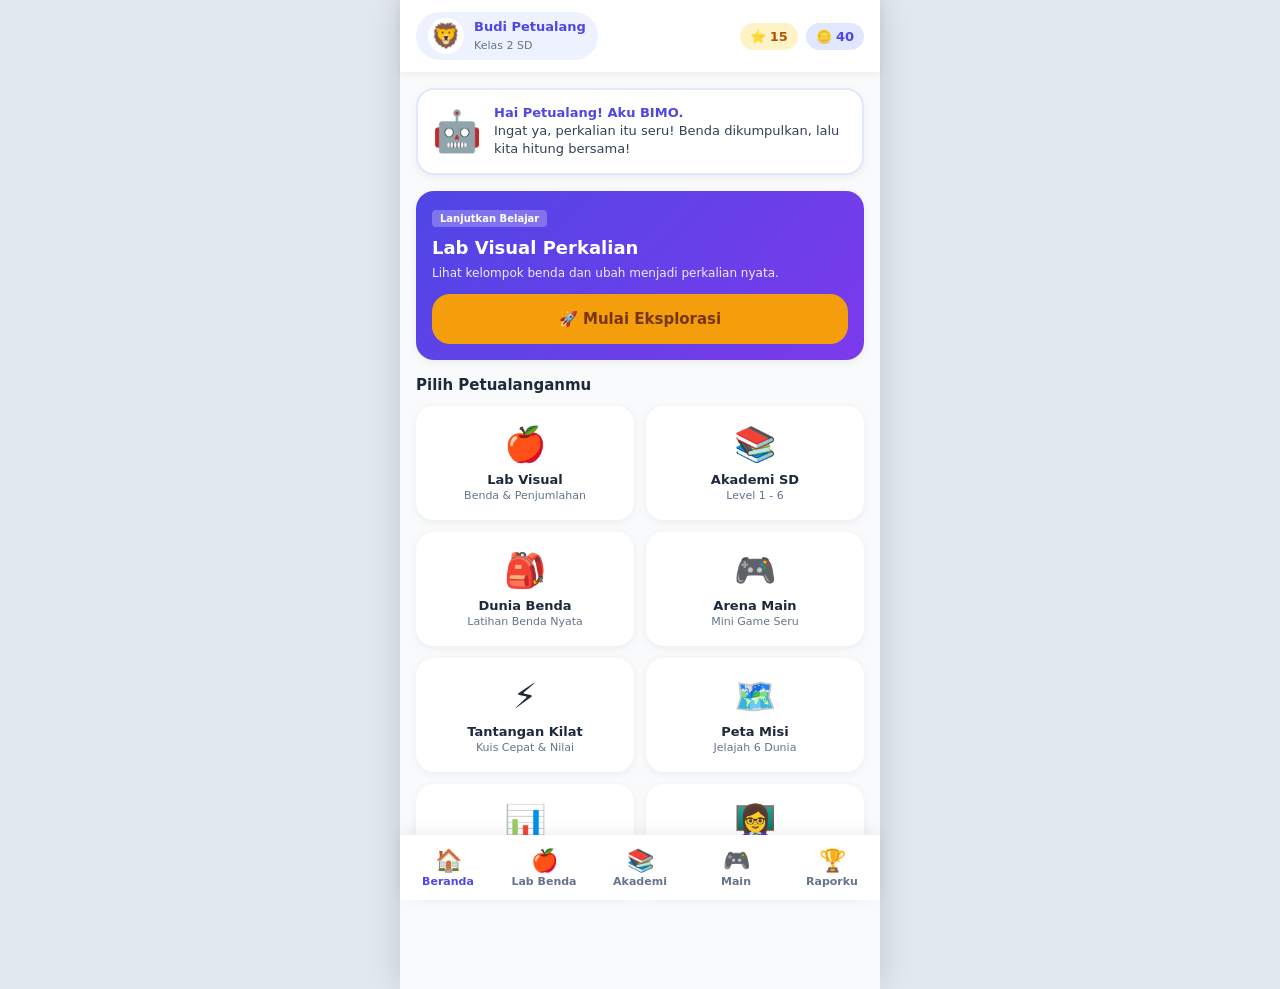
<file: html.html>
<!DOCTYPE html>
<html lang="id">
<head>
  <meta charset="UTF-8">
  <meta name="viewport" content="width=device-width, initial-scale=1.0, maximum-scale=1.0, user-scalable=no, viewport-fit=cover">
  <title>Perkalian Ceria - Belajar Matematika SD</title>
  <meta name="theme-color" content="#4F46E5">
  <style>
    :root {
      --primary: #4F46E5;
      --primary-light: #EEF2FF;
      --accent-yellow: #F59E0B;
      --accent-green: #10B981;
      --accent-orange: #F97316;
      --accent-red: #EF4444;
      --bg: #F8FAFC;
      --card-bg: #FFFFFF;
      --text-main: #1E293B;
      --text-muted: #64748B;
      --radius-sm: 12px;
      --radius-md: 18px;
      --radius-lg: 24px;
      --shadow-sm: 0 2px 8px rgba(0,0,0,0.06);
      --shadow-md: 0 6px 20px rgba(0,0,0,0.08);
      --safe-top: env(safe-area-inset-top, 0px);
      --safe-bottom: env(safe-area-inset-bottom, 0px);
    }

    * {
      box-sizing: border-box;
      margin: 0;
      padding: 0;
      font-family: 'Comic Sans MS', 'Chalkboard SE', 'Fredoka', system-ui, -apple-system, sans-serif;
      -webkit-tap-highlight-color: transparent;
      user-select: none;
    }

    body {
      background-color: #E2E8F0;
      color: var(--text-main);
      display: flex;
      justify-content: center;
      min-height: 100vh;
    }

    /* Container HP Mobile-First */
    #app-container {
      width: 100%;
      max-width: 480px;
      background: var(--bg);
      min-height: 100vh;
      display: flex;
      flex-direction: column;
      position: relative;
      box-shadow: 0 0 30px rgba(0,0,0,0.15);
      padding-top: var(--safe-top);
      padding-bottom: calc(75px + var(--safe-bottom));
    }

    /* Header Nav */
    header {
      background: white;
      padding: 12px 16px;
      display: flex;
      align-items: center;
      justify-content: space-between;
      box-shadow: var(--shadow-sm);
      position: sticky;
      top: 0;
      z-index: 50;
    }

    .user-pill {
      display: flex;
      align-items: center;
      gap: 10px;
      background: var(--primary-light);
      padding: 6px 12px;
      border-radius: 50px;
    }

    .user-avatar {
      font-size: 24px;
      background: white;
      border-radius: 50%;
      width: 36px;
      height: 36px;
      display: flex;
      align-items: center;
      justify-content: center;
    }

    .user-details h4 {
      font-size: 13px;
      color: var(--primary);
      line-height: 1.2;
    }

    .user-details span {
      font-size: 11px;
      color: var(--text-muted);
    }

    .stats-pill {
      display: flex;
      gap: 8px;
    }

    .badge-stat {
      display: flex;
      align-items: center;
      gap: 4px;
      background: #FEF3C7;
      color: #B45309;
      font-weight: bold;
      font-size: 13px;
      padding: 6px 10px;
      border-radius: 50px;
    }

    /* Content Area */
    main {
      flex: 1;
      padding: 16px;
      overflow-y: auto;
    }

    .screen {
      display: none;
      animation: fadeIn 0.25s ease-out;
    }

    .screen.active {
      display: block;
    }

    @keyframes fadeIn {
      from { opacity: 0; transform: translateY(6px); }
      to { opacity: 1; transform: translateY(0); }
    }

    /* BIMO Guide Box */
    .bimo-card {
      background: white;
      border: 2px solid #E0E7FF;
      border-radius: var(--radius-md);
      padding: 14px;
      display: flex;
      align-items: center;
      gap: 12px;
      margin-bottom: 16px;
      box-shadow: var(--shadow-sm);
    }

    .bimo-avatar {
      font-size: 40px;
      flex-shrink: 0;
      animation: bounce 2s infinite ease-in-out;
    }

    @keyframes bounce {
      0%, 100% { transform: translateY(0); }
      50% { transform: translateY(-5px); }
    }

    .bimo-bubble {
      font-size: 13px;
      line-height: 1.4;
      color: #334155;
    }

    .bimo-bubble strong {
      color: var(--primary);
    }

    /* Cards & Buttons */
    .card {
      background: white;
      border-radius: var(--radius-md);
      padding: 16px;
      box-shadow: var(--shadow-sm);
      margin-bottom: 16px;
    }

    .btn {
      width: 100%;
      min-height: 50px;
      border: none;
      border-radius: var(--radius-md);
      font-size: 15px;
      font-weight: bold;
      cursor: pointer;
      display: flex;
      align-items: center;
      justify-content: center;
      gap: 8px;
      transition: transform 0.1s, filter 0.2s;
    }

    .btn:active {
      transform: scale(0.97);
    }

    .btn-primary { background: var(--primary); color: white; }
    .btn-success { background: var(--accent-green); color: white; }
    .btn-warning { background: var(--accent-yellow); color: white; }
    .btn-orange { background: var(--accent-orange); color: white; }
    .btn-outline { background: white; border: 2px solid #CBD5E1; color: var(--text-main); }

    /* Home Grid Menu */
    .menu-grid {
      display: grid;
      grid-template-columns: repeat(2, 1fr);
      gap: 12px;
      margin-top: 12px;
    }

    .menu-item {
      background: white;
      padding: 16px 12px;
      border-radius: var(--radius-md);
      display: flex;
      flex-direction: column;
      align-items: center;
      text-align: center;
      box-shadow: var(--shadow-sm);
      cursor: pointer;
      border: 2px solid transparent;
      transition: border-color 0.2s, transform 0.1s;
    }

    .menu-item:active {
      transform: scale(0.96);
    }

    .menu-item .icon {
      font-size: 34px;
      margin-bottom: 8px;
    }

    .menu-item h3 {
      font-size: 13px;
      font-weight: 700;
      color: var(--text-main);
    }

    .menu-item p {
      font-size: 11px;
      color: var(--text-muted);
      margin-top: 2px;
    }

    /* Core Visualizer Simulator */
    .sim-controls {
      display: flex;
      justify-content: space-between;
      align-items: center;
      background: var(--primary-light);
      padding: 10px 14px;
      border-radius: var(--radius-sm);
      margin-bottom: 12px;
    }

    .counter-btn {
      width: 38px;
      height: 38px;
      border-radius: 50%;
      background: white;
      border: 1px solid #CBD5E1;
      font-size: 18px;
      font-weight: bold;
      color: var(--primary);
      display: flex;
      align-items: center;
      justify-content: center;
      cursor: pointer;
    }

    .counter-btn:active {
      background: #E0E7FF;
    }

    .basket-area {
      display: flex;
      flex-wrap: wrap;
      gap: 12px;
      justify-content: center;
      min-height: 180px;
      padding: 14px;
      background: #F1F5F9;
      border-radius: var(--radius-md);
      margin-bottom: 16px;
      border: 2px dashed #CBD5E1;
    }

    .basket {
      background: #FFFBEB;
      border: 2px solid #FCD34D;
      border-radius: var(--radius-sm);
      padding: 10px;
      width: 120px;
      min-height: 80px;
      display: flex;
      flex-direction: column;
      align-items: center;
      box-shadow: 0 2px 6px rgba(0,0,0,0.05);
      position: relative;
    }

    .basket-title {
      font-size: 11px;
      font-weight: bold;
      color: #92400E;
      margin-bottom: 6px;
    }

    .basket-items {
      display: flex;
      flex-wrap: wrap;
      gap: 4px;
      justify-content: center;
      font-size: 20px;
    }

    .formula-box {
      background: white;
      border-radius: var(--radius-sm);
      padding: 12px;
      text-align: center;
      font-size: 16px;
      font-weight: bold;
      color: var(--primary);
      border: 1px solid #E2E8F0;
      margin-bottom: 8px;
    }

    /* Bottom Navigation */
    nav.bottom-nav {
      position: fixed;
      bottom: 0;
      width: 100%;
      max-width: 480px;
      height: calc(65px + var(--safe-bottom));
      padding-bottom: var(--safe-bottom);
      background: white;
      box-shadow: 0 -4px 15px rgba(0,0,0,0.06);
      display: flex;
      justify-content: space-around;
      align-items: center;
      z-index: 100;
    }

    .nav-btn {
      background: none;
      border: none;
      display: flex;
      flex-direction: column;
      align-items: center;
      color: var(--text-muted);
      font-size: 11px;
      font-weight: bold;
      cursor: pointer;
      width: 20%;
    }

    .nav-btn .icon {
      font-size: 22px;
      margin-bottom: 2px;
    }

    .nav-btn.active {
      color: var(--primary);
    }

    /* Question / Quiz Styles */
    .quiz-option {
      background: white;
      border: 2px solid #E2E8F0;
      border-radius: var(--radius-sm);
      padding: 14px;
      margin-bottom: 8px;
      font-size: 15px;
      font-weight: bold;
      cursor: pointer;
      display: flex;
      align-items: center;
      gap: 10px;
      transition: all 0.15s;
    }

    .quiz-option:active {
      background: var(--primary-light);
      border-color: var(--primary);
    }

    .quiz-option.correct {
      background: #DCFCE7;
      border-color: var(--accent-green);
      color: #166534;
    }

    .quiz-option.wrong {
      background: #FEE2E2;
      border-color: var(--accent-red);
      color: #991B1B;
    }

    /* Badges & Report */
    .badge-grid {
      display: grid;
      grid-template-columns: repeat(3, 1fr);
      gap: 12px;
      text-align: center;
    }

    .badge-card {
      background: white;
      padding: 12px 6px;
      border-radius: var(--radius-sm);
      box-shadow: var(--shadow-sm);
      border: 1px solid #E2E8F0;
    }

    .badge-card.locked {
      opacity: 0.45;
      filter: grayscale(1);
    }

    .badge-card .badge-icon {
      font-size: 32px;
      margin-bottom: 4px;
    }

    .badge-card h5 {
      font-size: 11px;
      line-height: 1.2;
    }

    /* Utility */
    .tag {
      display: inline-block;
      font-size: 10px;
      padding: 3px 8px;
      border-radius: 4px;
      font-weight: bold;
      margin-bottom: 6px;
    }
    .tag-blue { background: #DBEAFE; color: #1E40AF; }
    .tag-green { background: #D1FAE5; color: #065F46; }
  </style>
</head>
<body>

<div id="app-container">
  <!-- Top Bar -->
  <header>
    <div class="user-pill" onclick="switchScreen('screen-profil')">
      <div class="user-avatar" id="header-avatar">🦁</div>
      <div class="user-details">
        <h4 id="header-name">Petualang Cilik</h4>
        <span id="header-level">Level 1 SD</span>
      </div>
    </div>
    <div class="stats-pill">
      <div class="badge-stat">⭐ <span id="header-stars">0</span></div>
      <div class="badge-stat" style="background:#E0E7FF; color:var(--primary);">🪙 <span id="header-coins">0</span></div>
    </div>
  </header>

  <!-- Main Screens Router -->
  <main>
    <!-- SCREEN 1: BERANDA -->
    <div id="screen-home" class="screen active">
      <div class="bimo-card">
        <div class="bimo-avatar">🤖</div>
        <div class="bimo-bubble">
          <strong>Hai Petualang! Aku BIMO.</strong><br>
          Ingat ya, perkalian itu seru! Benda dikumpulkan, lalu kita hitung bersama!
        </div>
      </div>

      <!-- Quick Continue Banner -->
      <div class="card" style="background: linear-gradient(135deg, #4F46E5, #7C3AED); color: white;">
        <span class="tag" style="background: rgba(255,255,255,0.25); color:white;">Lanjutkan Belajar</span>
        <h3 style="font-size: 18px; margin: 4px 0 8px;">Lab Visual Perkalian</h3>
        <p style="font-size: 12px; opacity: 0.9; margin-bottom: 14px;">Lihat kelompok benda dan ubah menjadi perkalian nyata.</p>
        <button class="btn btn-warning" style="color:#78350F;" onclick="switchScreen('screen-visualizer')">
          🚀 Mulai Eksplorasi
        </button>
      </div>

      <h3 style="font-size: 15px; margin: 16px 0 8px; font-weight: bold;">Pilih Petualanganmu</h3>
      <div class="menu-grid">
        <div class="menu-item" onclick="switchScreen('screen-visualizer')">
          <div class="icon">🍎</div>
          <h3>Lab Visual</h3>
          <p>Benda & Penjumlahan</p>
        </div>
        <div class="menu-item" onclick="switchScreen('screen-akademi')">
          <div class="icon">📚</div>
          <h3>Akademi SD</h3>
          <p>Level 1 - 6</p>
        </div>
        <div class="menu-item" onclick="switchScreen('screen-dunia-benda')">
          <div class="icon">🎒</div>
          <h3>Dunia Benda</h3>
          <p>Latihan Benda Nyata</p>
        </div>
        <div class="menu-item" onclick="switchScreen('screen-games')">
          <div class="icon">🎮</div>
          <h3>Arena Main</h3>
          <p>Mini Game Seru</p>
        </div>
        <div class="menu-item" onclick="switchScreen('screen-tantangan')">
          <div class="icon">⚡</div>
          <h3>Tantangan Kilat</h3>
          <p>Kuis Cepat & Nilai</p>
        </div>
        <div class="menu-item" onclick="switchScreen('screen-petualangan')">
          <div class="icon">🗺️</div>
          <h3>Peta Misi</h3>
          <p>Jelajah 6 Dunia</p>
        </div>
        <div class="menu-item" onclick="switchScreen('screen-rapor')">
          <div class="icon">📊</div>
          <h3>Raporku</h3>
          <p>Capaian Belajar</p>
        </div>
        <div class="menu-item" onclick="switchScreen('screen-guru')">
          <div class="icon">👩‍🏫</div>
          <h3>Mode Guru</h3>
          <p>Ringkasan Kelas</p>
        </div>
      </div>
    </div>

    <!-- SCREEN 2: LAB VISUALISASI PENJUMLAHAN BERULANG (CORE FEATURE) -->
    <div id="screen-visualizer" class="screen">
      <div style="display: flex; justify-content: space-between; align-items:center; margin-bottom: 12px;">
        <button class="btn btn-outline" style="width: auto; padding: 6px 14px; min-height: 36px; font-size:12px;" onclick="switchScreen('screen-home')">⬅ Kembali</button>
        <span class="tag tag-green">Laboratorium Konseptual</span>
      </div>

      <div class="bimo-card">
        <div class="bimo-avatar">🤖</div>
        <div class="bimo-bubble" id="sim-bimo-msg">
          Pilih jenis bendanya, atur jumlah keranjang dan isinya ya!
        </div>
      </div>

      <!-- Controls -->
      <div class="card">
        <!-- Pilihan Benda -->
        <div style="margin-bottom: 12px;">
          <label style="font-size: 12px; font-weight: bold; color: var(--text-muted); display:block; margin-bottom: 6px;">PILIH BENDA:</label>
          <div style="display:flex; gap: 8px; overflow-x: auto; padding-bottom: 4px;">
            <button class="btn btn-outline" style="min-height:36px; width:auto; padding:4px 10px;" onclick="setObject('🍎')">🍎 Apel</button>
            <button class="btn btn-outline" style="min-height:36px; width:auto; padding:4px 10px;" onclick="setObject('✏️')">✏️ Pensil</button>
            <button class="btn btn-outline" style="min-height:36px; width:auto; padding:4px 10px;" onclick="setObject('🧁')">🧁 Kue</button>
            <button class="btn btn-outline" style="min-height:36px; width:auto; padding:4px 10px;" onclick="setObject('🚗')">🚗 Mobil</button>
            <button class="btn btn-outline" style="min-height:36px; width:auto; padding:4px 10px;" onclick="setObject('⭐')">⭐ Bintang</button>
          </div>
        </div>

        <!-- Kelompok Benda Slider / Buttons -->
        <div class="sim-controls">
          <div>
            <div style="font-size: 13px; font-weight: bold;">Jumlah Keranjang (Kelompok)</div>
            <div style="font-size: 11px; color: var(--text-muted);">Nilai kelompok ($a$)</div>
          </div>
          <div style="display:flex; align-items:center; gap:8px;">
            <div class="counter-btn" onclick="updateGroups(-1)">-</div>
            <span id="label-num-groups" style="font-size: 16px; font-weight: bold; width: 20px; text-align: center;">3</span>
            <div class="counter-btn" onclick="updateGroups(1)">+</div>
          </div>
        </div>

        <!-- Isi Per Kelompok -->
        <div class="sim-controls">
          <div>
            <div style="font-size: 13px; font-weight: bold;">Isi Setiap Keranjang</div>
            <div style="font-size: 11px; color: var(--text-muted);">Jumlah tiap wadah ($b$)</div>
          </div>
          <div style="display:flex; align-items:center; gap:8px;">
            <div class="counter-btn" onclick="updateItemsPerGroup(-1)">-</div>
            <span id="label-num-items" style="font-size: 16px; font-weight: bold; width: 20px; text-align: center;">4</span>
            <div class="counter-btn" onclick="updateItemsPerGroup(1)">+</div>
          </div>
        </div>
      </div>

      <!-- Area Benda Visual -->
      <div class="basket-area" id="basket-display-area">
        <!-- Rendered by JS -->
      </div>

      <!-- Formulas Display -->
      <div class="card">
        <div style="font-size: 12px; color: var(--text-muted); margin-bottom: 4px;">BENTUK PENJUMLAHAN BERULANG:</div>
        <div class="formula-box" id="formula-addition" style="background: #EFF6FF; color: #1D4ED8;">
          4 + 4 + 4 = 12
        </div>

        <div style="font-size: 12px; color: var(--text-muted); margin-bottom: 4px; margin-top: 10px;">BENTUK PERKALIAN:</div>
        <div class="formula-box" id="formula-multiplication" style="background: #FEF3C7; color: #B45309; font-size: 18px;">
          3 × 4 = 12
        </div>

        <div id="formula-explanation" style="font-size: 13px; line-height: 1.4; color: #475569; margin-top: 10px; background: #F8FAFC; padding: 10px; border-radius: 8px;">
          Artinya: Ada <strong>3 keranjang</strong>. Setiap keranjang berisi <strong>4 benda</strong>. Angka 4 dijumlahkan sebanyak 3 kali.
        </div>
      </div>
    </div>

    <!-- SCREEN 3: AKADEMI PERKALIAN SD -->
    <div id="screen-akademi" class="screen">
      <div style="display:flex; justify-content:space-between; align-items:center; margin-bottom:12px;">
        <button class="btn btn-outline" style="width:auto; padding:6px 14px; min-height:36px; font-size:12px;" onclick="switchScreen('screen-home')">⬅ Kembali</button>
        <span class="tag tag-blue">Kurikulum Merdeka</span>
      </div>
      <h3 style="font-size: 16px; margin-bottom: 12px;">Jenjang Belajar Matematika</h3>

      <div class="card" onclick="openAkademiLesson(1)" style="cursor:pointer;">
        <span class="tag tag-green">Fase A (Kelas 1-2 SD)</span>
        <h4>Level 1: Mengenal Kelompok Sama Banyak</h4>
        <p style="font-size:12px; color:var(--text-muted); margin-top:4px;">Membedakan kelompok yang adil dan sama jumlahnya.</p>
      </div>

      <div class="card" onclick="openAkademiLesson(2)" style="cursor:pointer;">
        <span class="tag tag-green">Fase A (Kelas 2 SD)</span>
        <h4>Level 2: Penjumlahan Berulang</h4>
        <p style="font-size:12px; color:var(--text-muted); margin-top:4px;">Mengikat penjumlahan angka kembar menjadi satu.</p>
      </div>

      <div class="card" onclick="openAkademiLesson(3)" style="cursor:pointer;">
        <span class="tag tag-blue">Fase B (Kelas 3 SD)</span>
        <h4>Level 3: Simbol Perkalian (×)</h4>
        <p style="font-size:12px; color:var(--text-muted); margin-top:4px;">Memahami makna $a \times b$ bukan terbalik.</p>
      </div>

      <div class="card" onclick="openAkademiLesson(4)" style="cursor:pointer;">
        <span class="tag tag-blue">Fase B (Kelas 3-4 SD)</span>
        <h4>Level 4: Tabel Perkalian Ramah Anak (1-10)</h4>
        <p style="font-size:12px; color:var(--text-muted); margin-top:4px;">Pola angka perkalian 2, 5, dan 10 tanpa beban hafalan kaku.</p>
      </div>

      <div class="card" onclick="openAkademiLesson(5)" style="cursor:pointer;">
        <span class="tag tag-blue">Fase B (Kelas 4 SD)</span>
        <h4>Level 5: Masalah Kehidupan Sehari-hari</h4>
        <p style="font-size:12px; color:var(--text-muted); margin-top:4px;">Belanja di kantin, membagikan bibit tanaman.</p>
      </div>

      <div class="card" onclick="openAkademiLesson(6)" style="cursor:pointer;">
        <span class="tag tag-blue">Fase C (Kelas 5-6 SD)</span>
        <h4>Level 6: Perkalian Bilangan Puluhan</h4>
        <p style="font-size:12px; color:var(--text-muted); margin-top:4px;">Sifat distributif sederhana menggunakan balok puluhan.</p>
      </div>
    </div>

    <!-- SCREEN 4: DUNIA BENDA (LATIHAN KONTEKSTUAL) -->
    <div id="screen-dunia-benda" class="screen">
      <div style="display:flex; justify-content:space-between; align-items:center; margin-bottom:12px;">
        <button class="btn btn-outline" style="width:auto; padding:6px 14px; min-height:36px; font-size:12px;" onclick="switchScreen('screen-home')">⬅ Kembali</button>
        <span class="tag tag-green">Soal Kontekstual Benda</span>
      </div>

      <div class="card">
        <div style="font-size:11px; color:var(--text-muted); margin-bottom:4px;" id="db-category">KATEGORI: PERALATAN SEKOLAH</div>
        <h4 id="db-question" style="font-size: 15px; margin-bottom: 12px; line-height: 1.4;">
          Ada 4 kotak pensil. Setiap kotak berisi 2 batang pensil. Berapa seluruh pensil?
        </h4>
        <div id="db-visual-preview" style="background:#F8FAFC; border-radius:12px; padding:12px; text-align:center; font-size:24px; margin-bottom:12px;">
          📦(✏️✏️) 📦(✏️✏️) 📦(✏️✏️) 📦(✏️✏️)
        </div>

        <div id="db-options">
          <!-- Populated by JS -->
        </div>

        <div id="db-feedback" style="display:none; margin-top:12px; padding:10px; border-radius:8px; font-size:13px; line-height:1.4;"></div>
      </div>
    </div>

    <!-- SCREEN 5: ARENA BERMAIN (GAMES) -->
    <div id="screen-games" class="screen">
      <div style="display:flex; justify-content:space-between; align-items:center; margin-bottom:12px;">
        <button class="btn btn-outline" style="width:auto; padding:6px 14px; min-height:36px; font-size:12px;" onclick="switchScreen('screen-home')">⬅ Kembali</button>
        <span class="tag tag-blue">Gamifikasi Seru</span>
      </div>

      <div class="card">
        <h3>🎮 Game 1: Tangkap Jawaban Kilat</h3>
        <p style="font-size:12px; color:var(--text-muted); margin:4px 0 12px;">Pilih jawaban yang benar sebelum waktu habis!</p>
        <div id="game1-area" style="text-align:center; padding:12px; background:#F8FAFC; border-radius:12px;">
          <div style="font-size:24px; font-weight:bold; color:var(--primary); margin-bottom:10px;" id="game1-problem">4 × 3 = ?</div>
          <div id="game1-buttons" style="display:grid; grid-template-columns:1fr 1fr; gap:8px;">
            <!-- Buttons injected -->
          </div>
          <div id="game1-score" style="margin-top:10px; font-size:12px; font-weight:bold; color:var(--accent-green);">Skor: 0</div>
        </div>
        <button class="btn btn-primary" style="margin-top:12px;" onclick="initGame1()">Mulai Main Game 1</button>
      </div>

      <div class="card">
        <h3>🃏 Game 2: Pasang Kartu Kembar</h3>
        <p style="font-size:12px; color:var(--text-muted); margin:4px 0 12px;">Cocokkan perkalian dengan bentuk penjumlahan berulangnya!</p>
        <div id="game2-area" style="display:grid; grid-template-columns: repeat(2, 1fr); gap:8px;">
          <!-- Memory mini game injected -->
        </div>
        <button class="btn btn-warning" style="margin-top:12px; color:#78350F;" onclick="initGame2()">Mulai Cocokkan Kartu</button>
      </div>
    </div>

    <!-- SCREEN 6: TANTANGAN KILAT -->
    <div id="screen-tantangan" class="screen">
      <div style="display:flex; justify-content:space-between; align-items:center; margin-bottom:12px;">
        <button class="btn btn-outline" style="width:auto; padding:6px 14px; min-height:36px; font-size:12px;" onclick="switchScreen('screen-home')">⬅ Kembali</button>
        <span class="tag tag-orange">Latihan Soal Ujian</span>
      </div>

      <div class="card" id="quiz-setup">
        <h3>Pengaturan Tantangan Kilat</h3>
        <p style="font-size:12px; color:var(--text-muted); margin:4px 0 14px;">Uji pemahaman penjumlahan berulang & perkalianmu tanpa rasa takut!</p>

        <label style="font-size:12px; font-weight:bold;">JUMLAH SOAL:</label>
        <div style="display:flex; gap:8px; margin: 6px 0 14px;">
          <button class="btn btn-outline" style="min-height:38px;" onclick="setQuizCount(5)">5 Soal</button>
          <button class="btn btn-outline" style="min-height:38px;" onclick="setQuizCount(10)">10 Soal</button>
        </div>

        <button class="btn btn-primary" onclick="startQuiz()">Mulai Tantangan Sekarang</button>
      </div>

      <div class="card" id="quiz-play" style="display:none;">
        <div style="display:flex; justify-content:space-between; font-size:12px; color:var(--text-muted); margin-bottom:8px;">
          <span id="quiz-progress-text">Soal 1 dari 5</span>
          <span id="quiz-timer">Waktu Santai</span>
        </div>
        <h3 id="quiz-question-title" style="margin-bottom:12px;">4 + 4 + 4 sama artinya dengan...</h3>
        <div id="quiz-answers-box"></div>
      </div>

      <div class="card" id="quiz-result" style="display:none; text-align:center;">
        <div style="font-size:48px; margin-bottom:6px;">🎉</div>
        <h3>Tantangan Selesai!</h3>
        <p style="font-size:13px; color:var(--text-muted); margin-bottom:14px;">Bimo sangat bangga dengan usaha belajarmu!</p>
        <div style="font-size:28px; font-weight:bold; color:var(--primary); margin-bottom:10px;" id="quiz-final-score">100</div>
        <p id="quiz-remedial-msg" style="font-size:12px; line-height:1.4; color:#475569; margin-bottom:16px; background:#F1F5F9; padding:10px; border-radius:8px;"></p>
        <button class="btn btn-primary" onclick="startQuiz()">Coba Lagi</button>
      </div>
    </div>

    <!-- SCREEN 7: PETUALANGAN MAP -->
    <div id="screen-petualangan" class="screen">
      <div style="display:flex; justify-content:space-between; align-items:center; margin-bottom:12px;">
        <button class="btn btn-outline" style="width:auto; padding:6px 14px; min-height:36px; font-size:12px;" onclick="switchScreen('screen-home')">⬅ Kembali</button>
        <span class="tag tag-green">Peta Petualangan 6 Dunia</span>
      </div>

      <div class="card" style="text-align:center; padding:14px;">
        <div style="font-size:36px; margin-bottom:6px;">🏞️</div>
        <h4>Dunia 1: Taman Angka Ramah</h4>
        <p style="font-size:12px; color:var(--text-muted); margin-bottom:10px;">Kumpulkan kelompok bunga mawar yang mekar sama banyak.</p>
        <button class="btn btn-success" style="min-height:38px; font-size:13px;" onclick="alert('Misi 1: Selesaikan perhitungan bunga di Lab Visual!')">Buka Misi Taman</button>
      </div>

      <div class="card" style="text-align:center; padding:14px;">
        <div style="font-size:36px; margin-bottom:6px;">🌲</div>
        <h4>Dunia 2: Hutan Buah Lezat</h4>
        <p style="font-size:12px; color:var(--text-muted); margin-bottom:10px;">Bantu tupai menghitung 5 keranjang kenari.</p>
        <button class="btn btn-outline" style="min-height:38px; font-size:13px;" onclick="alert('Misi 2: Berlatihlah di menu Dunia Benda!')">Buka Misi Hutan</button>
      </div>

      <div class="card" style="text-align:center; padding:14px; opacity:0.8;">
        <div style="font-size:36px; margin-bottom:6px;">🏰</div>
        <h4>Dunia 3: Istana Matematika Raja</h4>
        <p style="font-size:12px; color:var(--text-muted); margin-bottom:10px;">Selesaikan Tantangan Kilat dengan bintang minimal 20 untuk membuka kunci ini.</p>
        <span class="tag tag-blue">Misi Terbuka Bertahap</span>
      </div>
    </div>

    <!-- SCREEN 8: RAPORKU & PRESTASI -->
    <div id="screen-rapor" class="screen">
      <div class="card">
        <h3>📊 Perkembangan Belajarku</h3>
        <p style="font-size:12px; color:var(--text-muted); margin-bottom:12px;">Data belajar disimpan langsung di perangkat ini.</p>

        <div style="background:#F8FAFC; border-radius:12px; padding:12px; margin-bottom:12px;">
          <div style="display:flex; justify-content:space-between; font-size:13px; font-weight:bold; margin-bottom:6px;">
            <span>Konsep Penjumlahan Berulang</span>
            <span id="rapor-konsep-stat">Sangat Baik (85%)</span>
          </div>
          <div style="width:100%; height:8px; background:#E2E8F0; border-radius:10px; overflow:hidden;">
            <div style="width:85%; height:100%; background:var(--accent-green);"></div>
          </div>
        </div>

        <div style="background:#F8FAFC; border-radius:12px; padding:12px; margin-bottom:12px;">
          <div style="display:flex; justify-content:space-between; font-size:13px; font-weight:bold; margin-bottom:6px;">
            <span>Simbol Perkalian ($a \times b$)</span>
            <span id="rapor-simbol-stat">Paham (70%)</span>
          </div>
          <div style="width:100%; height:8px; background:#E2E8F0; border-radius:10px; overflow:hidden;">
            <div style="width:70%; height:100%; background:var(--primary);"></div>
          </div>
        </div>
      </div>

      <h3 style="font-size:15px; margin: 16px 0 8px;">Koleksi Lencana Penghargaan</h3>
      <div class="badge-grid">
        <div class="badge-card" id="badge-1">
          <div class="badge-icon">🌟</div>
          <h5>Pemula Hebat</h5>
        </div>
        <div class="badge-card" id="badge-2">
          <div class="badge-icon">🧺</div>
          <h5>Sahabat Kelompok</h5>
        </div>
        <div class="badge-card" id="badge-3">
          <div class="badge-icon">🔍</div>
          <h5>Detektif Angka</h5>
        </div>
        <div class="badge-card locked" id="badge-4">
          <div class="badge-icon">⚡</div>
          <h5>Kilat Cepat</h5>
        </div>
        <div class="badge-card locked" id="badge-5">
          <div class="badge-icon">👑</div>
          <h5>Master SD</h5>
        </div>
        <div class="badge-card locked" id="badge-6">
          <div class="badge-icon">🛡️</div>
          <h5>Pantang Menyerah</h5>
        </div>
      </div>
    </div>

    <!-- SCREEN 9: MODE GURU -->
    <div id="screen-guru" class="screen">
      <div style="display:flex; justify-content:space-between; align-items:center; margin-bottom:12px;">
        <button class="btn btn-outline" style="width:auto; padding:6px 14px; min-height:36px; font-size:12px;" onclick="switchScreen('screen-home')">⬅ Kembali</button>
        <span class="tag tag-orange">Dashboard Khusus Guru SD</span>
      </div>

      <div class="card">
        <h3>👩‍🏫 Panduan Guru & Fasilitator</h3>
        <p style="font-size:12px; color:var(--text-muted); margin:4px 0 12px;">Prinsip Kurikulum Merdeka Matematika Fase A/B:</p>
        <ul style="font-size:12px; line-height:1.6; color:#334155; padding-left:18px;">
          <li>Jangan langsung mendikte hafalan $3 \times 4 = 12$.</li>
          <li>Gunakan fitur <strong>Lab Visual</strong> di proyektor kelas sebagai benda manipulatif digital.</li>
          <li>Tekankan bahwa $4 \times 3$ berbeda makna kontekstualnya dengan $3 \times 4$, meskipun hasil akhirnya sama (sifat komutatif).</li>
        </ul>
      </div>

      <div class="card">
        <h4>Pengaturan Data Lokal</h4>
        <p style="font-size:12px; color:var(--text-muted); margin:4px 0 12px;">Data kemajuan siswa tersimpan lokal di browser HP/tablet ini (LocalStorage).</p>
        <button class="btn btn-outline" style="color:var(--accent-red); border-color:#FCA5A5;" onclick="resetStudentData()">
          🗑️ Reset Semua Progres Siswa
        </button>
      </div>
    </div>

    <!-- SCREEN 10: PROFIL SISWA -->
    <div id="screen-profil" class="screen">
      <div class="card" style="text-align:center;">
        <div style="font-size:56px; margin: 10px 0;" id="profile-avatar-big">🦁</div>
        <h3 id="profile-name-big">Petualang Cilik</h3>
        <p style="font-size:12px; color:var(--text-muted); margin-bottom:16px;">Siswa Hebat Berani Mencoba!</p>

        <label style="font-size:12px; font-weight:bold; display:block; text-align:left; margin-bottom:6px;">GANTI NAMA:</label>
        <input type="text" id="input-student-name" value="Petualang Cilik" style="width:100%; padding:10px; border-radius:8px; border:1px solid #CBD5E1; margin-bottom:12px; font-size:14px;">

        <label style="font-size:12px; font-weight:bold; display:block; text-align:left; margin-bottom:6px;">PILIH AVATAR:</label>
        <div style="display:flex; justify-content:center; gap:10px; font-size:26px; margin-bottom:16px;">
          <span style="cursor:pointer;" onclick="setAvatar('🦁')">🦁</span>
          <span style="cursor:pointer;" onclick="setAvatar('🐼')">🐼</span>
          <span style="cursor:pointer;" onclick="setAvatar('🦊')">🦊</span>
          <span style="cursor:pointer;" onclick="setAvatar('🚀')">🚀</span>
          <span style="cursor:pointer;" onclick="setAvatar('🦄')">🦄</span>
        </div>

        <button class="btn btn-primary" onclick="saveProfile()">Simpan Profil</button>
      </div>
    </div>
  </main>

  <!-- Bottom Navigation Bar -->
  <nav class="bottom-nav">
    <button class="nav-btn active" id="nav-home" onclick="switchScreen('screen-home')">
      <div class="icon">🏠</div>
      <span>Beranda</span>
    </button>
    <button class="nav-btn" id="nav-belajar" onclick="switchScreen('screen-visualizer')">
      <div class="icon">🍎</div>
      <span>Lab Benda</span>
    </button>
    <button class="nav-btn" id="nav-akademi" onclick="switchScreen('screen-akademi')">
      <div class="icon">📚</div>
      <span>Akademi</span>
    </button>
    <button class="nav-btn" id="nav-games" onclick="switchScreen('screen-games')">
      <div class="icon">🎮</div>
      <span>Main</span>
    </button>
    <button class="nav-btn" id="nav-rapor" onclick="switchScreen('screen-rapor')">
      <div class="icon">🏆</div>
      <span>Raporku</span>
    </button>
  </nav>
</div>

<script>
  /* ====================================================================
     STATE MANAGEMENT & LOCAL STORAGE
     ==================================================================== */
  const AppState = {
    user: {
      name: "Budi Petualang",
      avatar: "🦁",
      level: "Kelas 2 SD",
      stars: 15,
      coins: 40
    },
    simulator: {
      numGroups: 3,
      itemsPerGroup: 4,
      currentEmoji: '🍎'
    },
    duniaBendaIndex: 0,
    quiz: {
      totalQuestions: 5,
      currentStep: 0,
      score: 0
    }
  };

  // Load from LocalStorage
  function loadSavedData() {
    try {
      const saved = localStorage.getItem('perkalian_ceria_data');
      if (saved) {
        const parsed = JSON.parse(saved);
        AppState.user = Object.assign(AppState.user, parsed.user || {});
      }
    } catch (e) {
      console.log('Mode lokal privat.');
    }
    updateHeaderUI();
  }

  function saveData() {
    try {
      localStorage.setItem('perkalian_ceria_data', JSON.stringify({ user: AppState.user }));
    } catch (e) {}
    updateHeaderUI();
  }

  function updateHeaderUI() {
    document.getElementById('header-name').textContent = AppState.user.name;
    document.getElementById('header-level').textContent = AppState.user.level;
    document.getElementById('header-avatar').textContent = AppState.user.avatar;
    document.getElementById('header-stars').textContent = AppState.user.stars;
    document.getElementById('header-coins').textContent = AppState.user.coins;
    
    // Profile screen
    const pName = document.getElementById('profile-name-big');
    if (pName) pName.textContent = AppState.user.name;
    const pAv = document.getElementById('profile-avatar-big');
    if (pAv) pAv.textContent = AppState.user.avatar;
  }

  /* ====================================================================
     ROUTER & SCREEN SWITCHER
     ==================================================================== */
  function switchScreen(screenId) {
    document.querySelectorAll('.screen').forEach(s => s.classList.remove('active'));
    const target = document.getElementById(screenId);
    if (target) {
      target.classList.add('active');
      window.scrollTo(0, 0);
    }

    // Sync Bottom Nav
    document.querySelectorAll('.nav-btn').forEach(b => b.classList.remove('active'));
    if (screenId === 'screen-home') document.getElementById('nav-home')?.classList.add('active');
    else if (screenId === 'screen-visualizer') document.getElementById('nav-belajar')?.classList.add('active');
    else if (screenId === 'screen-akademi') document.getElementById('nav-akademi')?.classList.add('active');
    else if (screenId === 'screen-games') document.getElementById('nav-games')?.classList.add('active');
    else if (screenId === 'screen-rapor') document.getElementById('nav-rapor')?.classList.add('active');

    if (screenId === 'screen-visualizer') renderSimulator();
    if (screenId === 'screen-dunia-benda') loadDuniaBendaQuestion();
  }

  /* ====================================================================
     CORE FEATURE: SIMULATOR VISUALISASI PENJUMLAHAN BERULANG
     Pedagogi: a kelompok berisi b benda = b + b + ... (a kali) = a x b
     ==================================================================== */
  function setObject(emoji) {
    AppState.simulator.currentEmoji = emoji;
    renderSimulator();
  }

  function updateGroups(delta) {
    const newVal = AppState.simulator.numGroups + delta;
    if (newVal >= 1 && newVal <= 6) {
      AppState.simulator.numGroups = newVal;
      renderSimulator();
    }
  }

  function updateItemsPerGroup(delta) {
    const newVal = AppState.simulator.itemsPerGroup + delta;
    if (newVal >= 1 && newVal <= 6) {
      AppState.simulator.itemsPerGroup = newVal;
      renderSimulator();
    }
  }

  function renderSimulator() {
    const a = AppState.simulator.numGroups;       // jumlah kelompok
    const b = AppState.simulator.itemsPerGroup;   // isi tiap kelompok
    const total = a * b;
    const emoji = AppState.simulator.currentEmoji;

    document.getElementById('label-num-groups').textContent = a;
    document.getElementById('label-num-items').textContent = b;

    // Render Baskets
    const area = document.getElementById('basket-display-area');
    area.innerHTML = '';

    for (let i = 1; i <= a; i++) {
      const basket = document.createElement('div');
      basket.className = 'basket';
      
      let itemEmojis = '';
      for (let j = 0; j < b; j++) {
        itemEmojis += `<span>${emoji}</span>`;
      }

      basket.innerHTML = `
        <div class="basket-title">Keranjang ${i}</div>
        <div class="basket-items">${itemEmojis}</div>
        <div style="font-size:10px; font-weight:bold; color:#B45309; margin-top:4px;">(${b} benda)</div>
      `;
      area.appendChild(basket);
    }

    // Bangun Penjumlahan Berulang: b + b + ... (a kali)
    const additionArr = [];
    for (let i = 0; i < a; i++) {
      additionArr.push(b);
    }
    const additionStr = additionArr.join(' + ') + ' = ' + total;
    document.getElementById('formula-addition').textContent = additionStr;

    // Bangun Perkalian: a x b = total
    document.getElementById('formula-multiplication').textContent = `${a} × ${b} = ${total}`;

    // Penjelasan Sederhana untuk Anak
    document.getElementById('formula-explanation').innerHTML = `
      Artinya: Ada <strong>${a} keranjang</strong>. Setiap keranjang berisi <strong>${b} buah</strong>.<br>
      Angka <strong>${b}</strong> dijumlahkan berulang sebanyak <strong>${a} kali</strong>.<br>
      Seluruh benda berjumlah <strong>${total}</strong>.
    `;
  }

  /* ====================================================================
     DUNIA BENDA (20 Variasi Soal Kontekstual Berputar)
     ==================================================================== */
  const databaseDuniaBenda = [
    { cat: "PERALATAN SEKOLAH", q: "Ada 4 kotak pensil. Setiap kotak berisi 2 pensil. Berapa jumlah seluruh pensil?", a: 4, b: 2, icon: "✏️", opt: [6, 8, 10, 12], ans: 8 },
    { cat: "BUAH-BUAHAN", q: "Ibu menyiapkan 3 piring buah. Tiap piring berisi 5 buah apel merah. Berapa jumlah seluruh apel?", a: 3, b: 5, icon: "🍎", opt: [12, 15, 18, 20], ans: 15 },
    { cat: "KUE & MAKANAN", q: "Paman membeli 5 bungkus donat. Masing-masing bungkus berisi 3 donat lezat. Berapa donat seluruhnya?", a: 5, b: 3, icon: "🍩", opt: [10, 12, 15, 18], ans: 15 },
    { cat: "HEWAN LUCU", q: "Ada 2 akuarium kaca. Tiap akuarium berisi 6 ekor ikan mas koki. Berapa ekor ikan semuanya?", a: 2, b: 6, icon: "🐟", opt: [8, 12, 14, 16], ans: 12 },
    { cat: "MAINAN ANAK", q: "Kakak menata 6 baris mobil-mobilan. Setiap baris ada 2 mobil. Berapa mobil mainan kakak?", a: 6, b: 2, icon: "🚗", opt: [10, 12, 14, 16], ans: 12 }
  ];

  function loadDuniaBendaQuestion() {
    const item = databaseDuniaBenda[AppState.duniaBendaIndex % databaseDuniaBenda.length];
    document.getElementById('db-category').textContent = `KATEGORI: ${item.cat}`;
    document.getElementById('db-question').textContent = item.q;

    // Visual representasi kelompok
    let previewStr = "";
    for(let i=0; i<item.a; i++) {
      previewStr += `📦(${item.icon.repeat(item.b)}) `;
    }
    document.getElementById('db-visual-preview').textContent = previewStr;

    const optContainer = document.getElementById('db-options');
    optContainer.innerHTML = '';
    const fb = document.getElementById('db-feedback');
    fb.style.display = 'none';

    item.opt.forEach(val => {
      const btn = document.createElement('div');
      btn.className = 'quiz-option';
      btn.textContent = `${val} Benda`;
      btn.onclick = () => checkDuniaBendaAnswer(val, item.ans, item.a, item.b);
      optContainer.appendChild(btn);
    });
  }

  function checkDuniaBendaAnswer(chosen, correct, a, b) {
    const fb = document.getElementById('db-feedback');
    fb.style.display = 'block';

    if (chosen === correct) {
      fb.style.background = "#DCFCE7";
      fb.style.color = "#166534";
      fb.innerHTML = `
        🎉 <strong>Luar Biasa Benar!</strong><br>
        Ada ${a} kelompok berisi masing-masing ${b} benda.<br>
        Penjumlahan: ${Array(a).fill(b).join(' + ')} = ${correct}.<br>
        Bentuk Perkalian: <strong>${a} × ${b} = ${correct}</strong>.
      `;
      AppState.user.stars += 2;
      AppState.user.coins += 5;
      saveData();
      setTimeout(() => {
        AppState.duniaBendaIndex++;
        loadDuniaBendaQuestion();
      }, 2500);
    } else {
      fb.style.background = "#FEF3C7";
      fb.style.color = "#92400E";
      fb.innerHTML = `
        💡 <strong>Bimo Memberi Petunjuk:</strong><br>
        Coba hitung tiap kelompok: tiap kotak ada ${b} benda. Tambahkan sebanyak ${a} kali (${Array(a).fill(b).join(' + ')}). Ayo coba lagi!
      `;
    }
  }

  /* ====================================================================
     ARENA BERMAIN (GAME 1: JAWABAN KILAT & GAME 2: MEMORY CARD)
     ==================================================================== */
  let game1Score = 0;
  function initGame1() {
    game1Score = 0;
    nextGame1Question();
  }

  function nextGame1Question() {
    const a = Math.floor(Math.random() * 5) + 2;
    const b = Math.floor(Math.random() * 4) + 1;
    const ans = a * b;

    document.getElementById('game1-problem').textContent = `${a} × ${b} = ?`;
    document.getElementById('game1-score').textContent = `Skor: ${game1Score}`;

    const opts = [ans, ans + 2, Math.max(1, ans - 3), ans + 4].sort(() => Math.random() - 0.5);
    const btnBox = document.getElementById('game1-buttons');
    btnBox.innerHTML = '';

    opts.forEach(o => {
      const bEl = document.createElement('button');
      bEl.className = 'btn btn-outline';
      bEl.style.minHeight = '42px';
      bEl.textContent = o;
      bEl.onclick = () => {
        if (o === ans) {
          game1Score += 10;
          AppState.user.coins += 2;
          saveData();
          nextGame1Question();
        } else {
          alert('Bimo: "Hampir tepat! Ayo hitung lagi perlahan ya."');
        }
      };
      btnBox.appendChild(bEl);
    });
  }

  function initGame2() {
    const gArea = document.getElementById('game2-area');
    gArea.innerHTML = '';
    const cards = [
      { id: 1, text: "2 × 3" },
      { id: 1, text: "3 + 3" },
      { id: 2, text: "3 × 4" },
      { id: 2, text: "4 + 4 + 4" }
    ].sort(() => Math.random() - 0.5);

    let selected = [];
    cards.forEach((c) => {
      const cardEl = document.createElement('div');
      cardEl.className = 'quiz-option';
      cardEl.style.justifyContent = 'center';
      cardEl.style.fontSize = '14px';
      cardEl.textContent = c.text;

      cardEl.onclick = () => {
        if (selected.length < 2 && !cardEl.classList.contains('correct')) {
          cardEl.style.borderColor = 'var(--primary)';
          selected.push({ element: cardEl, id: c.id });
          if (selected.length === 2) {
            if (selected[0].id === selected[1].id) {
              selected[0].element.classList.add('correct');
              selected[1].element.classList.add('correct');
              AppState.user.stars += 3;
              saveData();
              selected = [];
            } else {
              setTimeout(() => {
                selected[0].element.style.borderColor = '#E2E8F0';
                selected[1].element.style.borderColor = '#E2E8F0';
                selected = [];
              }, 700);
            }
          }
        }
      };
      gArea.appendChild(cardEl);
    });
  }

  /* ====================================================================
     TANTANGAN KILAT QUIZ
     ==================================================================== */
  const quizBank = [
    { q: "Bentuk penjumlahan 3 + 3 + 3 + 3 jika ditulis perkalian adalah...", opts: ["3 × 4", "4 × 3", "4 + 3", "3 × 3"], ans: "4 × 3", tip: "Hitung kelompoknya dulu (ada 4 angka 3)." },
    { q: "Ada 5 sarang burung. Tiap sarang berisi 2 telur. Kalimat perkaliannya adalah...", opts: ["5 × 2 = 10", "2 × 5 = 7", "5 + 2 = 7", "2 × 2 = 4"], ans: "5 × 2 = 10", tip: "5 sarang (kelompok) dikali 2 telur." },
    { q: "2 × 6 artinya adalah...", opts: ["6 + 6", "2 + 2 + 2", "6 × 6", "2 + 6"], ans: "6 + 6", tip: "2 kelompok angka 6, artinya 6 dijumlahkan 2 kali." },
    { q: "4 piring masing-masing berisi 4 donat. Berapa seluruh donat?", opts: ["8", "12", "16", "20"], ans: "16", tip: "4 + 4 + 4 + 4 = 16." },
    { q: "Penjumlahan berulang dari 3 × 5 adalah...", opts: ["3 + 3 + 3 + 3 + 3", "5 + 5 + 5", "5 × 3", "3 + 5"], ans: "5 + 5 + 5", tip: "3 kelompok angka 5, jadi angka 5 ada 3 buah." }
  ];

  function setQuizCount(num) {
    AppState.quiz.totalQuestions = num;
    alert(`Mode ${num} Soal dipilih! Siap?`);
  }

  function startQuiz() {
    document.getElementById('quiz-setup').style.display = 'none';
    document.getElementById('quiz-result').style.display = 'none';
    document.getElementById('quiz-play').style.display = 'block';
    AppState.quiz.currentStep = 0;
    AppState.quiz.score = 0;
    showQuizStep();
  }

  function showQuizStep() {
    const qData = quizBank[AppState.quiz.currentStep % quizBank.length];
    document.getElementById('quiz-progress-text').textContent = `Soal ${AppState.quiz.currentStep + 1} dari ${AppState.quiz.totalQuestions}`;
    document.getElementById('quiz-question-title').textContent = qData.q;

    const box = document.getElementById('quiz-answers-box');
    box.innerHTML = '';

    qData.opts.forEach(op => {
      const optBtn = document.createElement('div');
      optBtn.className = 'quiz-option';
      optBtn.textContent = op;
      optBtn.onclick = () => {
        if (op === qData.ans) {
          AppState.quiz.score += 100 / AppState.quiz.totalQuestions;
          AppState.user.stars += 1;
        }
        AppState.quiz.currentStep++;
        if (AppState.quiz.currentStep < AppState.quiz.totalQuestions) {
          showQuizStep();
        } else {
          finishQuiz();
        }
      };
      box.appendChild(optBtn);
    });
  }

  function finishQuiz() {
    document.getElementById('quiz-play').style.display = 'none';
    document.getElementById('quiz-result').style.display = 'block';
    const finalScore = Math.round(AppState.quiz.score);
    document.getElementById('quiz-final-score').textContent = finalScore;
    
    const remedial = document.getElementById('quiz-remedial-msg');
    if (finalScore >= 80) {
      remedial.textContent = "Bimo bangga sekali! Kamu sudah sangat menguasai bahwa perkalian adalah penjumlahan berulang!";
      document.getElementById('badge-4')?.classList.remove('locked');
    } else {
      remedial.textContent = "Bagus sekali sudah berani mencoba! Yuk buka 'Lab Visual Benda' untuk melihat kembali gambar kelompok apel!";
    }
    saveData();
  }

  /* ====================================================================
     PENGATURAN PROFIL & RESET GURU
     ==================================================================== */
  function setAvatar(emoji) {
    AppState.user.avatar = emoji;
    document.getElementById('profile-avatar-big').textContent = emoji;
  }

  function saveProfile() {
    const val = document.getElementById('input-student-name').value.trim();
    if (val) AppState.user.name = val;
    saveData();
    alert('Profil berhasil diperbarui!');
    switchScreen('screen-home');
  }

  function resetStudentData() {
    if (confirm("Ibu/Bapak Guru, yakin ingin mereset progres belajar perangkat ini?")) {
      localStorage.removeItem('perkalian_ceria_data');
      AppState.user.stars = 0;
      AppState.user.coins = 0;
      saveData();
      alert('Data belajar perangkat telah dibersihkan.');
      location.reload();
    }
  }

  function openAkademiLesson(lvl) {
    alert(`Membuka Modul Level ${lvl}. Mari kita mulai eksplorasi konsep di Lab Visual!`);
    switchScreen('screen-visualizer');
  }

  // Auto initialize on load
  window.addEventListener('DOMContentLoaded', () => {
    loadSavedData();
    renderSimulator();
  });
</script>
</body>
</html>
</file>
